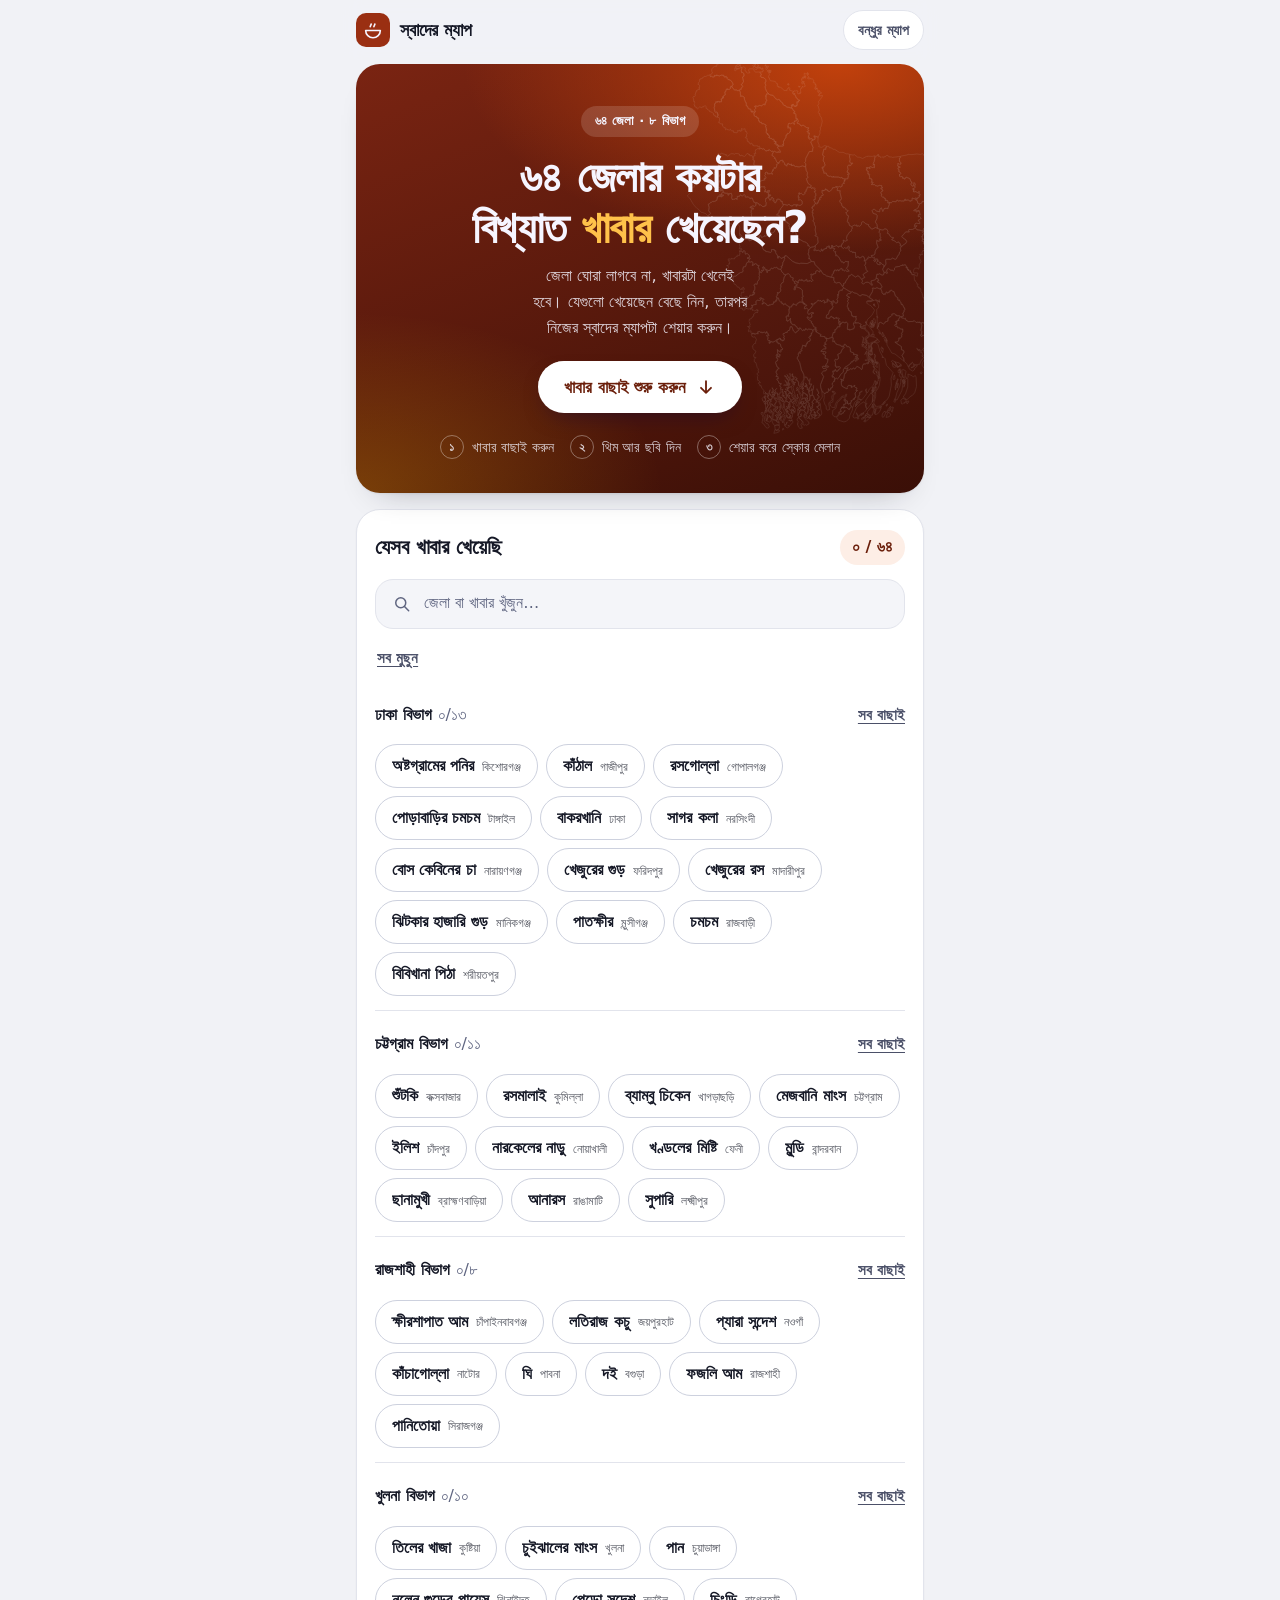
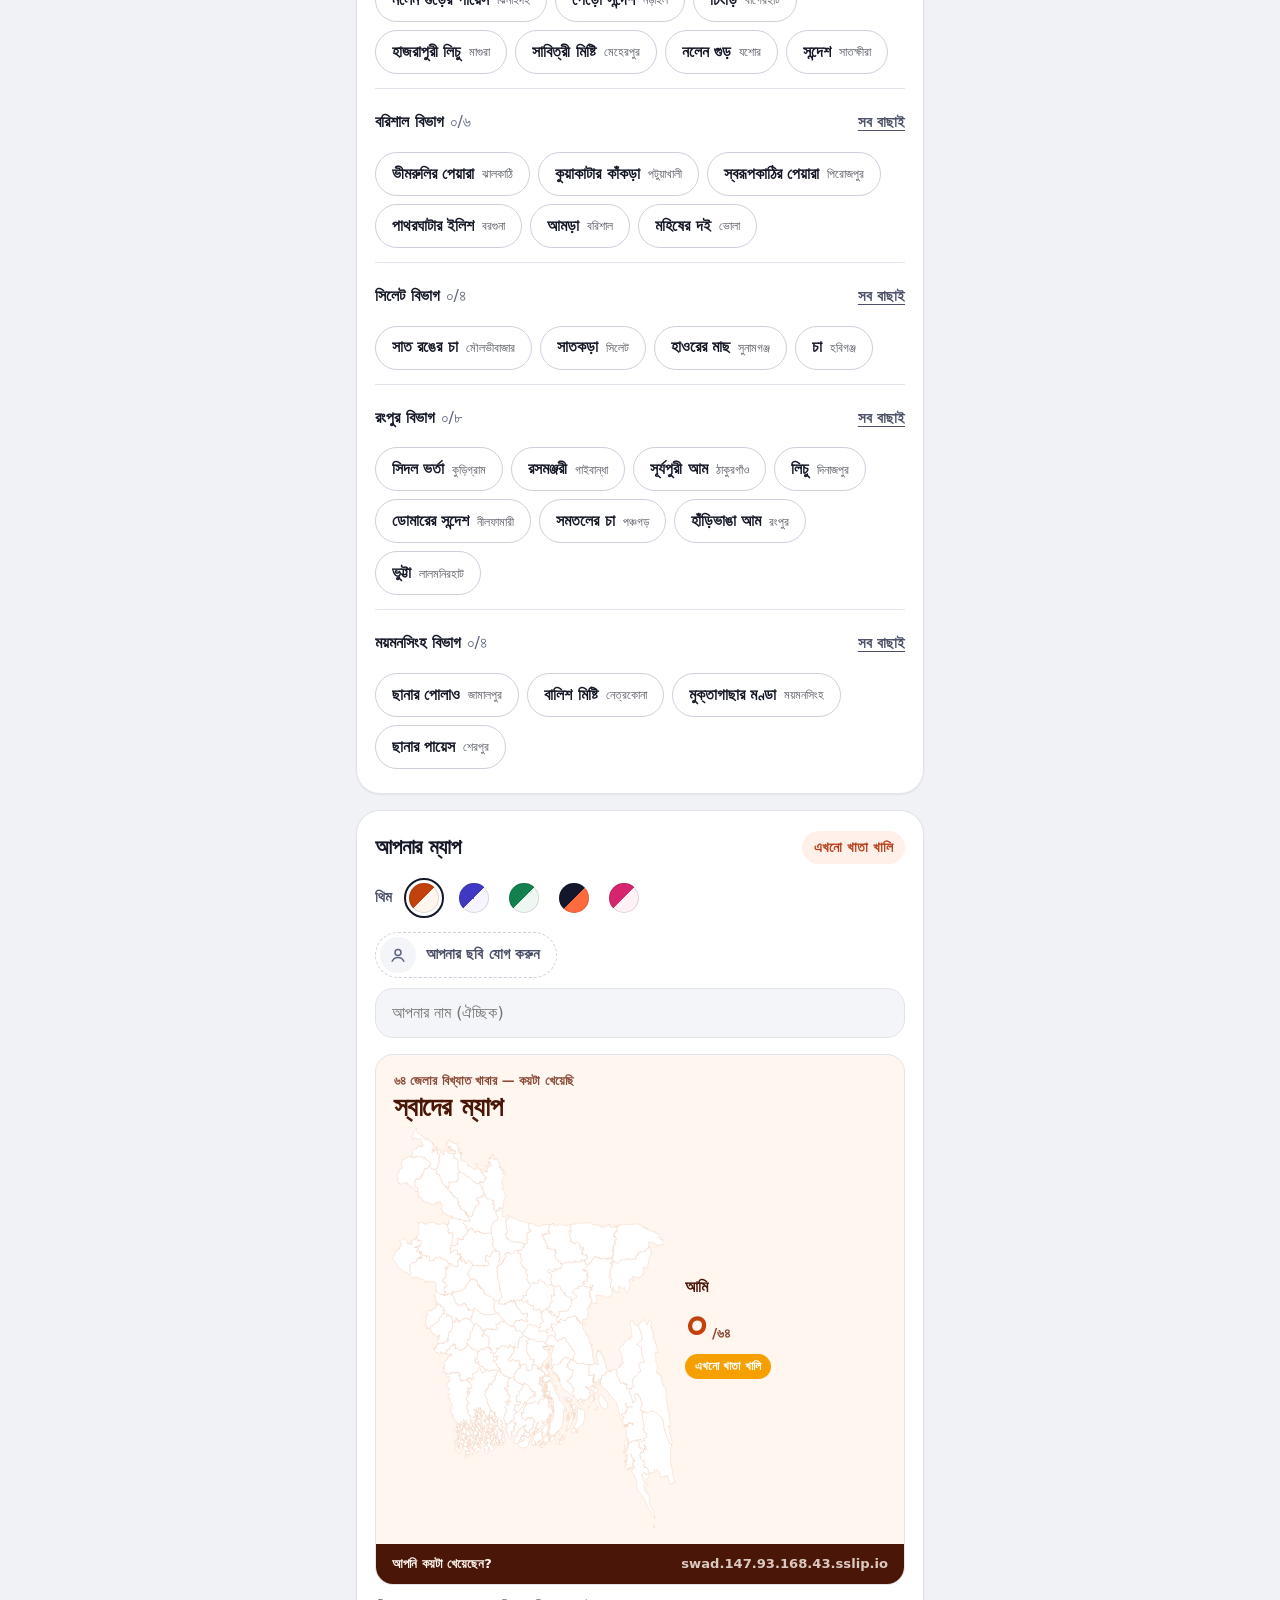
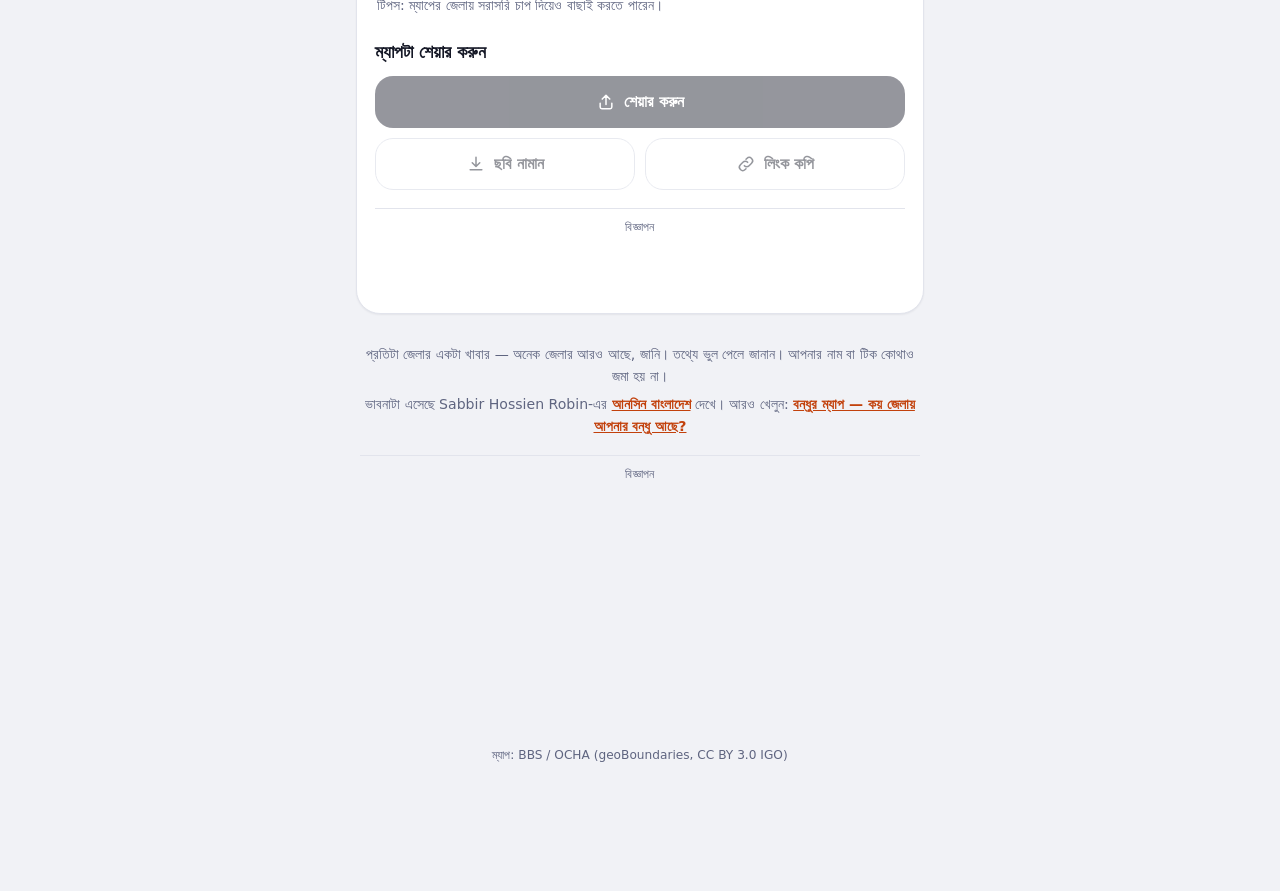
<file: index.html>
<!doctype html>
<html lang="bn">
<head>
<meta charset="utf-8">
<meta http-equiv="Content-Security-Policy" content="default-src 'self'; script-src 'self'; style-src 'self' https://fonts.googleapis.com; font-src https://fonts.gstatic.com; img-src 'self' data: blob:; frame-src https://ad.swad.147.93.168.43.sslip.io; connect-src 'self'; media-src 'none'; object-src 'none'; worker-src 'none'; base-uri 'none'; form-action 'self'; upgrade-insecure-requests">
<meta name="referrer" content="strict-origin-when-cross-origin">
<meta name="viewport" content="width=device-width, initial-scale=1, viewport-fit=cover">
<title>স্বাদের ম্যাপ — ৬৪ জেলার কয়টার বিখ্যাত খাবার খেয়েছেন?</title>
<meta name="description" content="বগুড়ার দই থেকে নাটোরের কাঁচাগোল্লা — ৬৪ জেলার বিখ্যাত খাবারের কয়টা খেয়েছেন? টিক দিন, নিজের স্বাদের ম্যাপ বানিয়ে শেয়ার করুন।">
<meta name="theme-color" content="#7a2412">
<meta property="og:type" content="website">
<meta property="og:title" content="৬৪ জেলার কয়টার বিখ্যাত খাবার খেয়েছেন?">
<meta property="og:description" content="টিক দিন, নিজের স্বাদের ম্যাপ বানিয়ে শেয়ার করুন। লগইন লাগে না।">
<meta property="og:image" content="https://swad.147.93.168.43.sslip.io/og.png">
<meta property="og:image:width" content="1200">
<meta property="og:image:height" content="630">
<meta property="og:url" content="https://swad.147.93.168.43.sslip.io/">
<meta name="twitter:card" content="summary_large_image">
<link rel="icon" href="icon.svg" type="image/svg+xml">
<link rel="preconnect" href="https://fonts.googleapis.com">
<link rel="preconnect" href="https://fonts.gstatic.com" crossorigin>
<link href="https://fonts.googleapis.com/css2?family=Anek+Bangla:wdth,wght@75..125,400..800&family=Hind+Siliguri:wght@400;500;600;700&display=swap" rel="stylesheet">
<link rel="stylesheet" href="app.css">
</head>
<body>
<header class="top">
  <a class="brand" href="./">
    <span class="brand-mark" aria-hidden="true">
      <svg viewBox="0 0 24 24"><path d="M4 12.5h16a8 8 0 0 1-16 0z"/><path d="M9 8.5c0-1.4 1-1.6 1-3M13 8.5c0-1.4 1-1.6 1-3"/></svg>
    </span>
    স্বাদের ম্যাপ
  </a>
  <a class="sister" href="https://bondhu.147.93.168.43.sslip.io/">বন্ধুর ম্যাপ</a>
</header>

<main class="wrap">
  <section class="hero" aria-labelledby="h1">
    <svg class="hero-map" id="heroMap" aria-hidden="true"></svg>
    <span class="hero-tag">৬৪ জেলা · ৮ বিভাগ</span>
    <h1 id="h1">৬৪ জেলার কয়টার বিখ্যাত <em>খাবার</em> খেয়েছেন?</h1>
    <p class="hero-sub">জেলা ঘোরা লাগবে না, খাবারটা খেলেই হবে। যেগুলো খেয়েছেন বেছে নিন, তারপর নিজের স্বাদের ম্যাপটা শেয়ার করুন।</p>
    <a class="pill-cta" href="#pick">খাবার বাছাই শুরু করুন
      <svg viewBox="0 0 24 24" aria-hidden="true"><path d="M12 5v14M6 13l6 6 6-6"/></svg>
    </a>
    <ol class="steps">
      <li><span>১</span>খাবার বাছাই করুন</li>
      <li><span>২</span>থিম আর ছবি দিন</li>
      <li><span>৩</span>শেয়ার করে স্কোর মেলান</li>
    </ol>
    <div class="friend" id="friend" hidden></div>
  </section>

  <section class="card pick" id="pick" aria-labelledby="pickTitle">
    <div class="card-head">
      <h2 id="pickTitle">যেসব খাবার খেয়েছি</h2>
      <span class="badge"><b id="count">০</b> / ৬৪</span>
    </div>
    <label class="search">
      <svg viewBox="0 0 24 24" aria-hidden="true"><circle cx="10.5" cy="10.5" r="6"/><path d="M15 15l5 5"/></svg>
      <input id="q" type="search" placeholder="জেলা বা খাবার খুঁজুন…" autocomplete="off" aria-label="জেলা বা খাবার খুঁজুন">
    </label>
    <div class="quick">
      <button class="text-btn" id="clear" type="button">সব মুছুন</button>
    </div>
    <div id="list"></div>
  </section>

  <section class="card make" aria-labelledby="makeTitle">
    <div class="card-head">
      <h2 id="makeTitle">আপনার ম্যাপ</h2>
      <span class="rank" id="rank">খাতা এখনো খালি</span>
    </div>

    <div class="themes" role="radiogroup" aria-label="থিম">
      <span class="themes-label">থিম</span>
      <div class="swatches" id="swatches"></div>
    </div>

    <div class="who">
      <label class="photo-btn">
        <input id="photo" type="file" accept="image/*" hidden>
        <span class="photo-face" id="face" aria-hidden="true">
          <svg viewBox="0 0 24 24"><circle cx="12" cy="9" r="3.6"/><path d="M5 19.5c1.4-3.2 4-4.6 7-4.6s5.6 1.4 7 4.6"/></svg>
        </span>
        <span id="photoLabel">আপনার ছবি যোগ করুন</span>
      </label>
      <input class="name" id="name" maxlength="28" placeholder="আপনার নাম (ঐচ্ছিক)" autocomplete="name" aria-label="আপনার নাম">
    </div>

    <figure class="preview" id="preview">
      <div class="pv-top">
        <span class="pv-kicker">৬৪ জেলার বিখ্যাত খাবার — কয়টা খেয়েছি</span>
        <span class="pv-title">স্বাদের ম্যাপ</span>
      </div>
      <div class="pv-body">
        <svg id="map" role="group" aria-label="বাংলাদেশের ৬৪ জেলার ম্যাপ — জেলায় চাপ দিলে বাছাই হবে"></svg>
        <div class="pv-stats">
          <div class="pv-face" id="pvFace" hidden></div>
          <div class="pv-name" id="pvName">আমি</div>
          <div class="pv-num"><b id="pvCount">০</b><span>/৬৪</span></div>
          <div class="pv-rank" id="pvRank">খাতা এখনো খালি</div>
        </div>
      </div>
      <div class="peek" id="peek" hidden></div>
      <figcaption class="pv-foot"><span>আপনি কয়টা খেয়েছেন?</span><span class="pv-site">swad.147.93.168.43.sslip.io</span></figcaption>
    </figure>
    <p class="tip">টিপস: ম্যাপের জেলায় সরাসরি চাপ দিয়েও বাছাই করতে পারেন।</p>

    <h3 class="sub-h">ম্যাপটা শেয়ার করুন</h3>
    <div class="actions">
      <button class="primary" id="share" type="button">
        <svg viewBox="0 0 24 24" aria-hidden="true"><path d="M12 4v11M7.5 8.5L12 4l4.5 4.5M5 13.5V18a2 2 0 0 0 2 2h10a2 2 0 0 0 2-2v-4.5"/></svg>
        শেয়ার করুন
      </button>
      <button class="ghost" id="save" type="button">
        <svg viewBox="0 0 24 24" aria-hidden="true"><path d="M12 4v11M7.5 10.5L12 15l4.5-4.5M5 19h14"/></svg>
        ছবি নামান
      </button>
      <button class="ghost" id="copy" type="button">
        <svg viewBox="0 0 24 24" aria-hidden="true"><path d="M10 14a4 4 0 0 0 5.7 0l3-3a4 4 0 0 0-5.7-5.7l-1 1M14 10a4 4 0 0 0-5.7 0l-3 3a4 4 0 0 0 5.7 5.7l1-1"/></svg>
        লিংক কপি
      </button>
    </div>
    <img class="longpress" id="out" alt="আপনার স্বাদের ম্যাপের ছবি — চেপে ধরে সেভ করুন" hidden>
    <p class="tip" id="lpTip" hidden>ডাউনলোড না হলে উপরের ছবিতে চেপে ধরে সেভ করুন।</p>

    <aside class="ad" data-slot="mid" hidden></aside>
  </section>

  <footer class="foot">
    <p>প্রতিটা জেলার একটা খাবার — অনেক জেলার আরও আছে, জানি। তথ্যে ভুল পেলে জানান। আপনার নাম বা টিক কোথাও জমা হয় না।</p>
    <p>ভাবনাটা এসেছে Sabbir Hossien Robin-এর <a href="https://unseenbangladesh.com/">আনসিন বাংলাদেশ</a> দেখে। আরও খেলুন: <a href="https://bondhu.147.93.168.43.sslip.io/">বন্ধুর ম্যাপ — কয় জেলায় আপনার বন্ধু আছে?</a></p>
    <aside class="ad" data-slot="sheet" hidden></aside>
    <p class="credit">ম্যাপ: BBS / OCHA (geoBoundaries, CC BY 3.0 IGO)</p>
  </footer>
</main>

<div class="dock" id="dock" hidden>
  <div class="dock-in">
    <span class="dock-count"><b id="dockCount">০</b>/৬৪ খাবার খেয়েছি</span>
    <button class="dock-btn" id="dockShare" type="button">শেয়ার করুন</button>
  </div>
</div>

<div class="toast" id="toast" role="status"></div>

<script src="ads.js"></script>
<script src="map.js"></script>
<script src="foods.js"></script>
<script src="app.js"></script>
</body>
</html>
</file>
<file: app.css>
:root {
  --ground: #f1f2f6;
  --surface: #ffffff;
  --sunk: #f4f5f9;
  --line: #e2e4ec;
  --line-2: #cdd1de;

  --ink: #151826;
  --ink-2: #4b5068;
  --ink-3: #5f6580;

  --dusk: #9a2f12;
  --dusk-2: #c2410c;
  --dusk-ink: #6b1f0b;
  --dusk-wash: #fdeee6;

  --ember: #ff6a3d;
  --ember-ink: #b8401b;
  --ember-wash: #fff0ea;

  --on-dusk: #f6f5ff;

  --display: "Anek Bangla", "Hind Siliguri", system-ui, sans-serif;
  --body: "Hind Siliguri", "Anek Bangla", system-ui, sans-serif;

  --r-xs: 8px;
  --r-s: 12px;
  --r-m: 18px;
  --r-l: 24px;
  --r-pill: 999px;

  --sh-s: 0 1px 2px rgba(21, 24, 38, .06);
  --sh-m: 0 1px 2px rgba(21, 24, 38, .05), 0 16px 32px -24px rgba(21, 24, 38, .45);
  --sh-cta: 0 1px 0 rgba(255, 255, 255, .6) inset, 0 10px 24px -12px rgba(10, 8, 60, .55);

  --ease: cubic-bezier(.2, .8, .2, 1);
}

* { box-sizing: border-box; }
[hidden] { display: none !important; }
html { -webkit-text-size-adjust: 100%; scroll-behavior: smooth; scroll-padding-top: 72px; }
body {
  margin: 0;
  background: var(--ground);
  color: var(--ink);
  font-family: var(--body);
  font-size: 16px;
  line-height: 1.55;
  -webkit-font-smoothing: antialiased;
  -webkit-tap-highlight-color: transparent;
}
button, input { font: inherit; color: inherit; }
a { color: inherit; }
svg { fill: none; stroke: currentColor; stroke-width: 1.8; stroke-linecap: round; stroke-linejoin: round; }
:focus-visible { outline: 2.5px solid var(--dusk-2); outline-offset: 2px; border-radius: 6px; }

.top {
  position: sticky;
  top: 0;
  z-index: 20;
  display: flex;
  align-items: center;
  justify-content: space-between;
  gap: 12px;
  max-width: 560px;
  margin: 0 auto;
  padding: 10px 16px;
  background: color-mix(in srgb, var(--ground) 88%, transparent);
  backdrop-filter: saturate(1.4) blur(10px);
  -webkit-backdrop-filter: saturate(1.4) blur(10px);
}
.brand {
  display: inline-flex;
  align-items: center;
  gap: 10px;
  font-family: var(--display);
  font-weight: 800;
  font-size: 1.12rem;
  text-decoration: none;
  letter-spacing: -.01em;
}
.brand-mark {
  width: 34px;
  height: 34px;
  border-radius: 10px;
  display: grid;
  place-items: center;
  background: var(--dusk);
  color: var(--on-dusk);
}
.brand-mark svg { width: 22px; height: 22px; }
.sister {
  font-size: .9rem;
  font-weight: 600;
  text-decoration: none;
  padding: 8px 14px;
  border-radius: var(--r-pill);
  background: var(--surface);
  border: 1px solid var(--line);
  color: var(--ink-2);
}

.wrap > *, .pv-body > *, .card > * { min-width: 0; }
.wrap {
  max-width: 560px;
  margin: 0 auto;
  padding: 4px 16px 120px;
  display: grid;
  gap: 16px;
}

.hero {
  position: relative;
  overflow: hidden;
  border-radius: var(--r-l);
  padding: 30px 22px 26px;
  color: var(--on-dusk);
  text-align: center;
  background:
    radial-gradient(120% 80% at 85% 0%, #c2410c 0%, transparent 55%),
    radial-gradient(90% 70% at 0% 100%, #f5b70040 0%, transparent 60%),
    linear-gradient(160deg, #7a2412 0%, #3a0f07 100%);
  box-shadow: var(--sh-m);
  isolation: isolate;
}
.hero-map {
  position: absolute;
  right: -18%;
  top: -6%;
  height: 112%;
  width: auto;
  opacity: .16;
  z-index: -1;
  pointer-events: none;
}
.hero-map path { stroke: #fff; stroke-width: .9; fill: rgba(255, 255, 255, .05); }
.hero-map path.on { fill: #ffc24a; stroke: #ffc24a; opacity: .9; }
.hero-tag {
  display: inline-block;
  padding: 5px 14px;
  border-radius: var(--r-pill);
  background: rgba(255, 255, 255, .14);
  font-size: .82rem;
  font-weight: 600;
  letter-spacing: .02em;
}
.hero h1 {
  margin: 14px 0 10px;
  font-family: var(--display);
  font-weight: 800;
  font-size: clamp(2rem, 8.4vw, 2.75rem);
  line-height: 1.16;
  letter-spacing: -.015em;
  text-wrap: balance;
}
.hero h1 em {
  font-style: normal;
  color: #ffc24a;
}
.hero-sub {
  margin: 0 auto 20px;
  max-width: 30ch;
  font-size: 1.02rem;
  line-height: 1.6;
  color: rgba(246, 245, 255, .86);
  text-wrap: balance;
}
.pill-cta {
  display: inline-flex;
  align-items: center;
  gap: 10px;
  min-height: 52px;
  padding: 0 26px;
  border-radius: var(--r-pill);
  background: #fff;
  color: var(--dusk-ink);
  font-weight: 700;
  font-size: 1.05rem;
  text-decoration: none;
  box-shadow: var(--sh-cta);
  transition: transform .15s var(--ease);
}
.pill-cta svg { width: 20px; height: 20px; stroke-width: 2.2; }
.pill-cta:active { transform: scale(.97); }
.steps {
  list-style: none;
  margin: 22px 0 0;
  padding: 0;
  display: flex;
  flex-wrap: wrap;
  justify-content: center;
  gap: 8px 16px;
  font-size: .9rem;
  color: rgba(246, 245, 255, .82);
}
.steps li { display: inline-flex; align-items: center; gap: 8px; }
.steps span {
  width: 24px;
  height: 24px;
  border-radius: 50%;
  display: grid;
  place-items: center;
  font-size: .78rem;
  font-weight: 700;
  border: 1px solid rgba(255, 255, 255, .35);
}
.friend {
  margin-top: 20px;
  padding: 12px 14px;
  border-radius: var(--r-m);
  background: rgba(255, 255, 255, .12);
  border: 1px solid rgba(255, 255, 255, .2);
  font-size: .98rem;
  line-height: 1.5;
  text-align: left;
}
.friend b { color: #ffd2c2; }
.friend small { display: block; margin-top: 4px; font-size: .86rem; color: rgba(246, 245, 255, .8); }

.card {
  background: var(--surface);
  border: 1px solid var(--line);
  border-radius: var(--r-l);
  padding: 20px 18px;
  box-shadow: var(--sh-s);
}
.card-head {
  display: flex;
  align-items: center;
  justify-content: space-between;
  gap: 12px;
  margin-bottom: 14px;
}
.card-head h2 {
  margin: 0;
  font-family: var(--display);
  font-weight: 800;
  font-size: 1.32rem;
  letter-spacing: -.01em;
}
.badge {
  flex: none;
  padding: 5px 12px;
  border-radius: var(--r-pill);
  background: var(--dusk-wash);
  color: var(--dusk-ink);
  font-weight: 600;
  font-variant-numeric: tabular-nums;
}
.badge b { font-weight: 800; }
.rank {
  flex: none;
  padding: 5px 12px;
  border-radius: var(--r-pill);
  background: var(--ember-wash);
  color: var(--ember-ink);
  font-weight: 700;
  font-size: .9rem;
}

.search {
  display: flex;
  align-items: center;
  gap: 10px;
  height: 50px;
  padding: 0 16px;
  border-radius: var(--r-m);
  background: var(--sunk);
  border: 1px solid var(--line);
  transition: border-color .2s, background .2s;
}
.search:focus-within { border-color: var(--dusk-2); background: var(--surface); }
.search svg { width: 20px; height: 20px; color: var(--ink-3); flex: none; }
.search input { flex: 1; min-width: 0; border: 0; background: none; outline: none; font-size: 1rem; }
.search input::placeholder { color: var(--ink-3); }

.quick { display: flex; gap: 16px; margin: 10px 2px 2px; }
.text-btn {
  border: 0;
  background: none;
  padding: 8px 0;
  font-size: .92rem;
  font-weight: 600;
  color: var(--ink-2);
  text-decoration: underline;
  text-underline-offset: 3px;
  cursor: pointer;
}

.div-block { padding: 14px 0 4px; border-top: 1px solid var(--line); margin-top: 10px; }
.div-block:first-child { border-top: 0; margin-top: 4px; }
.div-head { display: flex; align-items: baseline; justify-content: space-between; margin-bottom: 10px; }
.div-head h3 { margin: 0; font-size: 1rem; font-weight: 700; }
.div-head h3 span { color: var(--ink-3); font-weight: 500; margin-left: 6px; font-variant-numeric: tabular-nums; }
.chips { display: flex; flex-wrap: wrap; gap: 8px; }
.chip {
  display: inline-flex;
  align-items: center;
  gap: 6px;
  min-height: 44px;
  padding: 0 16px;
  border-radius: var(--r-pill);
  border: 1px solid var(--line-2);
  background: var(--surface);
  font-size: .98rem;
  font-weight: 500;
  cursor: pointer;
  transition: background .18s var(--ease), border-color .18s, color .18s, transform .12s var(--ease);
}
.chip svg { width: 16px; height: 16px; stroke-width: 2.6; display: none; }
.chip:active { transform: scale(.95); }
.chip.on { background: var(--dusk); border-color: var(--dusk); color: var(--on-dusk); }
.chip.on svg { display: block; }
.empty { padding: 18px 0 4px; color: var(--ink-3); text-align: center; }

.themes { display: flex; align-items: center; gap: 12px; margin-bottom: 14px; }
.themes-label { font-size: .92rem; color: var(--ink-2); font-weight: 600; }
.swatches { display: flex; gap: 10px; }
.swatch {
  width: 40px;
  height: 40px;
  border-radius: 50%;
  border: 2px solid transparent;
  padding: 3px;
  background: none;
  cursor: pointer;
}
.swatch i { display: block; width: 100%; height: 100%; border-radius: 50%; }
.swatch[aria-checked="true"] { border-color: var(--ink); }

.who { display: grid; gap: 10px; margin-bottom: 16px; }
.photo-btn {
  display: inline-flex;
  align-items: center;
  gap: 10px;
  justify-self: start;
  min-height: 44px;
  padding: 4px 16px 4px 4px;
  border-radius: var(--r-pill);
  border: 1px dashed var(--line-2);
  font-size: .95rem;
  font-weight: 600;
  color: var(--ink-2);
  cursor: pointer;
}
.photo-face {
  width: 36px;
  height: 36px;
  border-radius: 50%;
  display: grid;
  place-items: center;
  background: var(--sunk) center / cover no-repeat;
  color: var(--ink-3);
}
.photo-face svg { width: 20px; height: 20px; }
.photo-face.has svg { display: none; }
.name {
  height: 50px;
  padding: 0 16px;
  border-radius: var(--r-m);
  border: 1px solid var(--line);
  background: var(--sunk);
  font-size: 1rem;
  outline: none;
}
.name:focus { border-color: var(--dusk-2); background: var(--surface); }

.preview {
  --pv-bg: #f6f5ff;
  --pv-ink: #221d6e;
  --pv-soft: #5a5690;
  --pv-on: #4038c2;
  --pv-off: #ffffff;
  --pv-line: #c9c6ee;
  --pv-accent: #ff6a3d;
  --pv-foot: #221d6e;
  --pv-foot-ink: #f6f5ff;
  position: relative;
  margin: 0;
  border-radius: var(--r-m);
  overflow: hidden;
  background: var(--pv-bg);
  color: var(--pv-ink);
  border: 1px solid var(--line);
  transition: background .3s var(--ease), color .3s;
}
.pv-top { padding: 16px 18px 4px; }
.pv-kicker { display: block; font-size: .8rem; font-weight: 600; color: var(--pv-soft); }
.pv-title { display: block; font-family: var(--display); font-weight: 800; font-size: 1.7rem; line-height: 1.15; letter-spacing: -.01em; }
.pv-body { display: grid; grid-template-columns: 1.4fr 1fr; align-items: center; gap: 8px; padding: 0 14px 14px; }
#map { width: 100%; height: auto; display: block; touch-action: manipulation; }
#map path {
  fill: var(--pv-off);
  stroke: var(--pv-line);
  stroke-width: .9;
  stroke-linejoin: round;
  cursor: pointer;
  transition: fill .22s var(--ease), stroke .22s;
}
#map path.on { fill: var(--pv-on); stroke: var(--pv-on); }
#map path.hit { stroke: var(--pv-accent); stroke-width: 2; }
#map path:focus-visible { outline: none; stroke: var(--pv-accent); stroke-width: 2.5; }
#map path.pop { animation: pop .4s var(--ease); transform-box: fill-box; transform-origin: center; }
@keyframes pop { 40% { transform: scale(1.14); } }
.pv-stats { display: grid; gap: 2px; align-content: center; }
.pv-face { width: 56px; height: 56px; border-radius: 50%; background: center / cover no-repeat; border: 3px solid var(--pv-off); box-shadow: 0 0 0 2px var(--pv-on); margin-bottom: 6px; }
.pv-name { font-weight: 700; font-size: 1.02rem; line-height: 1.25; overflow-wrap: anywhere; }
.pv-num { display: flex; align-items: baseline; gap: 4px; font-variant-numeric: tabular-nums; }
.pv-num b { font-family: var(--display); font-weight: 800; font-size: 2.9rem; line-height: 1; color: var(--pv-on); }
.pv-num span { white-space: nowrap; font-size: .9rem; font-weight: 600; color: var(--pv-soft); }
.pv-rank {
  justify-self: start;
  margin-top: 6px;
  padding: 4px 10px;
  border-radius: var(--r-pill);
  background: var(--pv-accent);
  color: #fff;
  font-weight: 700;
  font-size: .78rem;
  line-height: 1.35;
  max-width: 100%;
}
.pv-foot {
  white-space: nowrap;
  overflow: hidden;
  display: flex;
  justify-content: space-between;
  gap: 8px;
  padding: 10px 16px;
  background: var(--pv-foot);
  color: var(--pv-foot-ink);
  font-size: .82rem;
  font-weight: 600;
}
.pv-site { min-width: 0; opacity: .8; overflow: hidden; text-overflow: ellipsis; white-space: nowrap; }
.peek {
  position: absolute;
  left: 50%;
  top: 64px;
  transform: translateX(-50%);
  padding: 7px 14px;
  border-radius: var(--r-pill);
  background: var(--ink);
  color: #fff;
  font-size: .9rem;
  white-space: nowrap;
  pointer-events: none;
  box-shadow: var(--sh-m);
}
.peek b { color: #ffc4b1; font-weight: 600; }
.tip { margin: 10px 2px 0; font-size: .88rem; color: var(--ink-3); }

.gaps {
  margin-top: 16px;
  padding: 14px 16px;
  border-radius: var(--r-m);
  background: var(--ember-wash);
  border: 1px solid #ffd3c4;
}
.gaps p { margin: 0 0 12px; font-size: .95rem; line-height: 1.6; color: var(--ink-2); }
.gaps b { color: var(--ember-ink); }

.sub-h { margin: 22px 0 10px; font-family: var(--display); font-weight: 800; font-size: 1.1rem; }
.actions { display: grid; grid-template-columns: 1fr 1fr; gap: 10px; }
.actions .primary { grid-column: 1 / -1; }
.primary, .ghost {
  display: inline-flex;
  align-items: center;
  justify-content: center;
  gap: 8px;
  min-height: 52px;
  padding: 0 18px;
  border-radius: var(--r-m);
  font-weight: 700;
  font-size: 1rem;
  cursor: pointer;
  transition: transform .12s var(--ease), background .2s;
}
.primary { border: 0; background: var(--ink); color: #fff; }
.primary:active { transform: scale(.98); background: #000; }
.ghost { border: 1px solid var(--line-2); background: var(--surface); color: var(--ink); }
.ghost:active { transform: scale(.98); background: var(--sunk); }
.gaps .ghost { width: 100%; border-color: #ffb9a2; color: var(--ember-ink); background: #fff; }
.primary svg, .ghost svg { width: 20px; height: 20px; }
.primary:disabled, .ghost:disabled { opacity: .45; cursor: not-allowed; }
.longpress { display: block; width: 100%; margin-top: 14px; border-radius: var(--r-m); border: 1px solid var(--line); }

.ad {
  margin-top: 18px;
  display: grid;
  justify-items: center;
  gap: 6px;
  padding: 10px 0 0;
  border-top: 1px solid var(--line);
}
.ad::before { content: "বিজ্ঞাপন"; font-size: .72rem; color: var(--ink-3); letter-spacing: .04em; }
.ad iframe { border: 0; display: block; max-width: 100%; }
.house { display: grid; gap: 2px; text-align: center; text-decoration: none; padding: 6px 0; }
.house b { font-family: var(--display); font-weight: 800; }
.house span { font-size: .88rem; color: var(--ink-2); }
.house i { font-style: normal; font-weight: 700; color: var(--dusk-2); font-size: .9rem; }

.foot { padding: 8px 4px 0; font-size: .88rem; color: var(--ink-3); text-align: center; }
.foot p { margin: 6px 0; }
.foot a { color: var(--dusk-2); font-weight: 600; }
.foot .credit { font-size: .76rem; }

.dock {
  position: fixed;
  left: 0;
  right: 0;
  bottom: 0;
  z-index: 30;
  padding: 10px 16px calc(10px + env(safe-area-inset-bottom));
  pointer-events: none;
}
.dock-in {
  pointer-events: auto;
  max-width: 528px;
  margin: 0 auto;
  display: flex;
  align-items: center;
  justify-content: space-between;
  gap: 12px;
  padding: 8px 8px 8px 18px;
  border-radius: var(--r-pill);
  background: var(--ink);
  color: #fff;
  box-shadow: 0 18px 40px -16px rgba(21, 24, 38, .6);
  animation: rise .35s var(--ease);
}
@keyframes rise { from { transform: translateY(24px); opacity: 0; } }
.dock-count { font-weight: 600; font-variant-numeric: tabular-nums; }
.dock-count b { font-family: var(--display); font-size: 1.25rem; font-weight: 800; color: #ffc4b1; }
.dock-btn {
  border: 0;
  font-size: 1rem;
  cursor: pointer;
  display: inline-flex;
  align-items: center;
  min-height: 44px;
  padding: 0 18px;
  border-radius: var(--r-pill);
  background: var(--ember);
  color: #fff;
  font-weight: 700;
  text-decoration: none;
}

.toast {
  position: fixed;
  left: 50%;
  bottom: calc(86px + env(safe-area-inset-bottom));
  transform: translate(-50%, 16px);
  z-index: 40;
  max-width: calc(100% - 32px);
  padding: 10px 16px;
  border-radius: var(--r-pill);
  background: var(--ink);
  color: #fff;
  font-size: .92rem;
  opacity: 0;
  pointer-events: none;
  transition: opacity .2s, transform .2s var(--ease);
}
.toast.show { opacity: 1; transform: translate(-50%, 0); }

@media (min-width: 720px) {
  .wrap, .top { max-width: 600px; }
  .hero { padding: 42px 36px 34px; }
}

@media (prefers-reduced-motion: reduce) {
  *, *::before, *::after { animation: none !important; transition: none !important; scroll-behavior: auto !important; }
}

.chip { flex-direction: row; }
.chip .food-name { font-weight: 600; }
.chip small { font-size: .78rem; opacity: .72; margin-left: 2px; }
</file>
